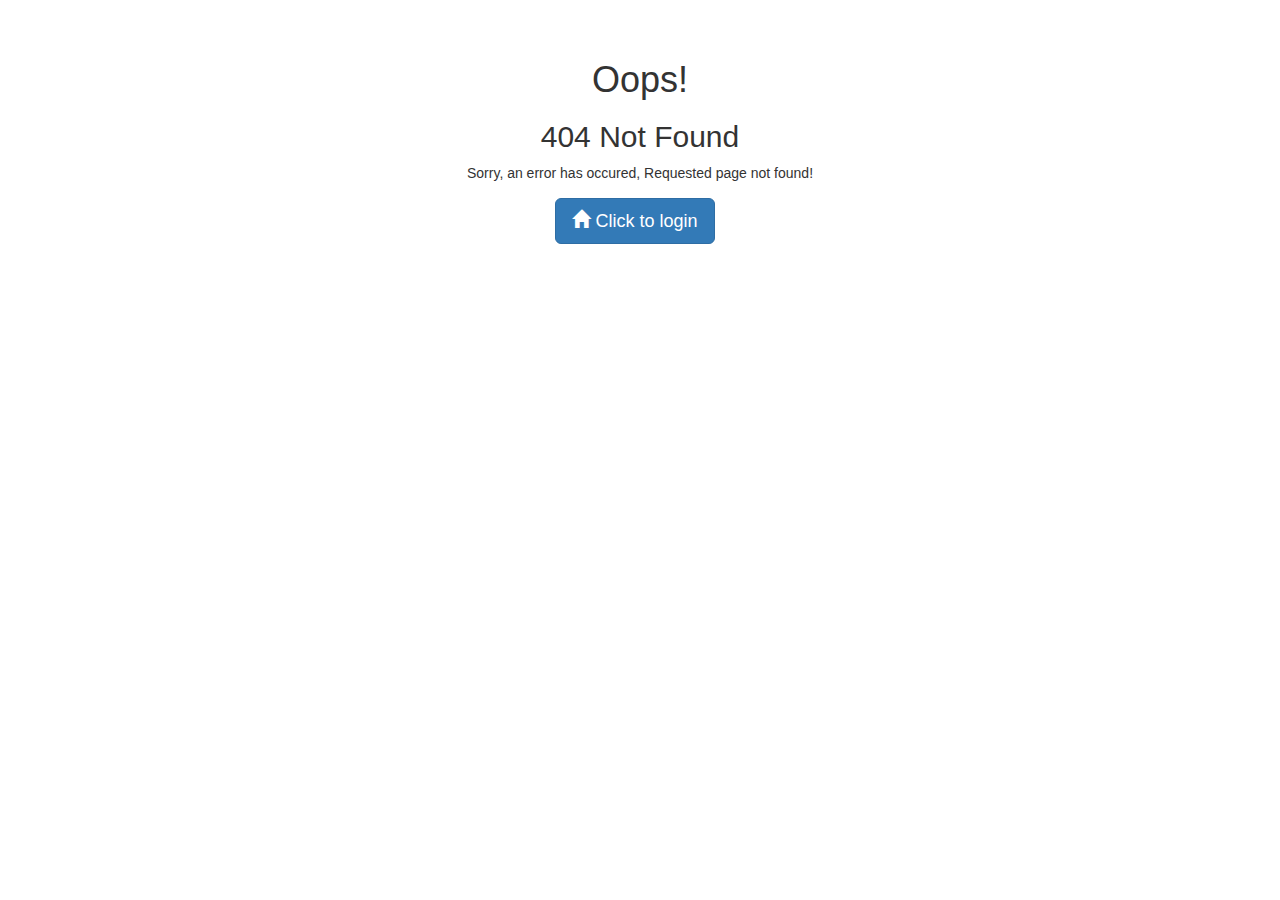
<file: Liked.html>
<!DOCTYPE html>
<html lang="en">
<head>
    <title>Movie Lover</title>

    <!-- Required meta tags -->
    <meta charset="utf-8">
    <meta name="viewport" content="width=device-width, initial-scale=1, shrink-to-fit=no">

    <!-- Bootstrap CSS -->
    <link rel="stylesheet" href="css/bootstrap.min.css">
    <link rel="stylesheet" href="https://maxcdn.bootstrapcdn.com/bootstrap/3.3.7/css/bootstrap.min.css">

    <!-- FontAwesome CSS -->
    <link rel="stylesheet" href="css/font-awesome.min.css">

    <!-- Styles -->
    <link rel="stylesheet" href="style.css">
    <script type='text/javascript' src='js/jquery.js'></script>
    <script type='text/javascript' src='js/jquery-3.3.1.min.js'></script>
    <script src="https://maxcdn.bootstrapcdn.com/bootstrap/3.3.7/js/bootstrap.min.js"></script>




</head>
<body>
<header class="site-header">
    <div class="site-branding">
        <h1 class="site-title"><a href="index.html" rel="home"><img src="images/logo.png" alt="Logo"></a></h1>
    </div><!-- .site-branding -->

    <div class="hamburger-menu">
        <div class="menu-icon">
            <img src="images/menu-icon.png" alt="menu icon">
        </div><!-- .menu-icon -->

        <div class="menu-close-icon">
            <img src="images/x.png" alt="menu close icon">
        </div><!-- .menu-close-icon -->
    </div><!-- .hamburger-menu -->
</header><!-- .site-header -->

<nav class="site-navigation flex flex-column justify-content-between">
    <div class="site-branding d-none d-lg-block ">
        <h1 class="site-title"><a href="index.html" rel="home"><img src="images/logo2.png" alt="Logo"></a></h1>
    </div><!-- .site-branding -->

    <ul class="main-menu flex flex-column justify-content-center">
        <li><a href="index.html">Popular</a></li>
        <li><a href="Recommended.html">Recommended</a></li>
        <li class="current-menu-item"><a href="Liked.html">Liked</a></li>
        <li><a href="search.html">Search</a></li>
        
        <!-- <li><a href="#">Contact</a></li> -->
        <li><a href="#" class = "logout">Log out </a></li>
    </ul>

    <p><!-- Link back to Colorlib can't be removed. Template is licensed under CC BY 3.0. -->
Copyright &copy;<script>document.write(new Date().getFullYear());</script> All rights reserved | This template is made with <i class="fa fa-heart-o" aria-hidden="true"></i> by a talent team: Sean, Jason, Robert, Anlu
<!-- Link back to Colorlib can't be removed. Template is licensed under CC BY 3.0. -->
</p>


    <div class="social-profiles">
        <ul class="flex justify-content-start justify-content-lg-center align-items-center">
            <li><a href="#"><i class="fa fa-facebook"></i></a></li>
            <li><a href="#"><i class="fa fa-instagram"></i></a></li>
            <li><a href="#"><i class="fa fa-twitter"></i></a></li>
            <li><a href="#"><i class="fa fa-pinterest"></i></a></li>
        </ul>
    </div><!-- .social-profiles -->
</nav><!-- .site-navigation -->

<div class="nav-bar-sep d-lg-none"></div>

<div class="outer-container blog-page">
    <div class="container-fluid">
        
    </div><!-- .container-fluid -->
</div><!-- .outer-container -->


<script type='text/javascript' src='js/click.js'></script>
<script type="text/javascript" src='js/getLiked.js'></script>
<script type="text/javascript" src ="js/logout.js"></script>
</body>
</html>
</file>
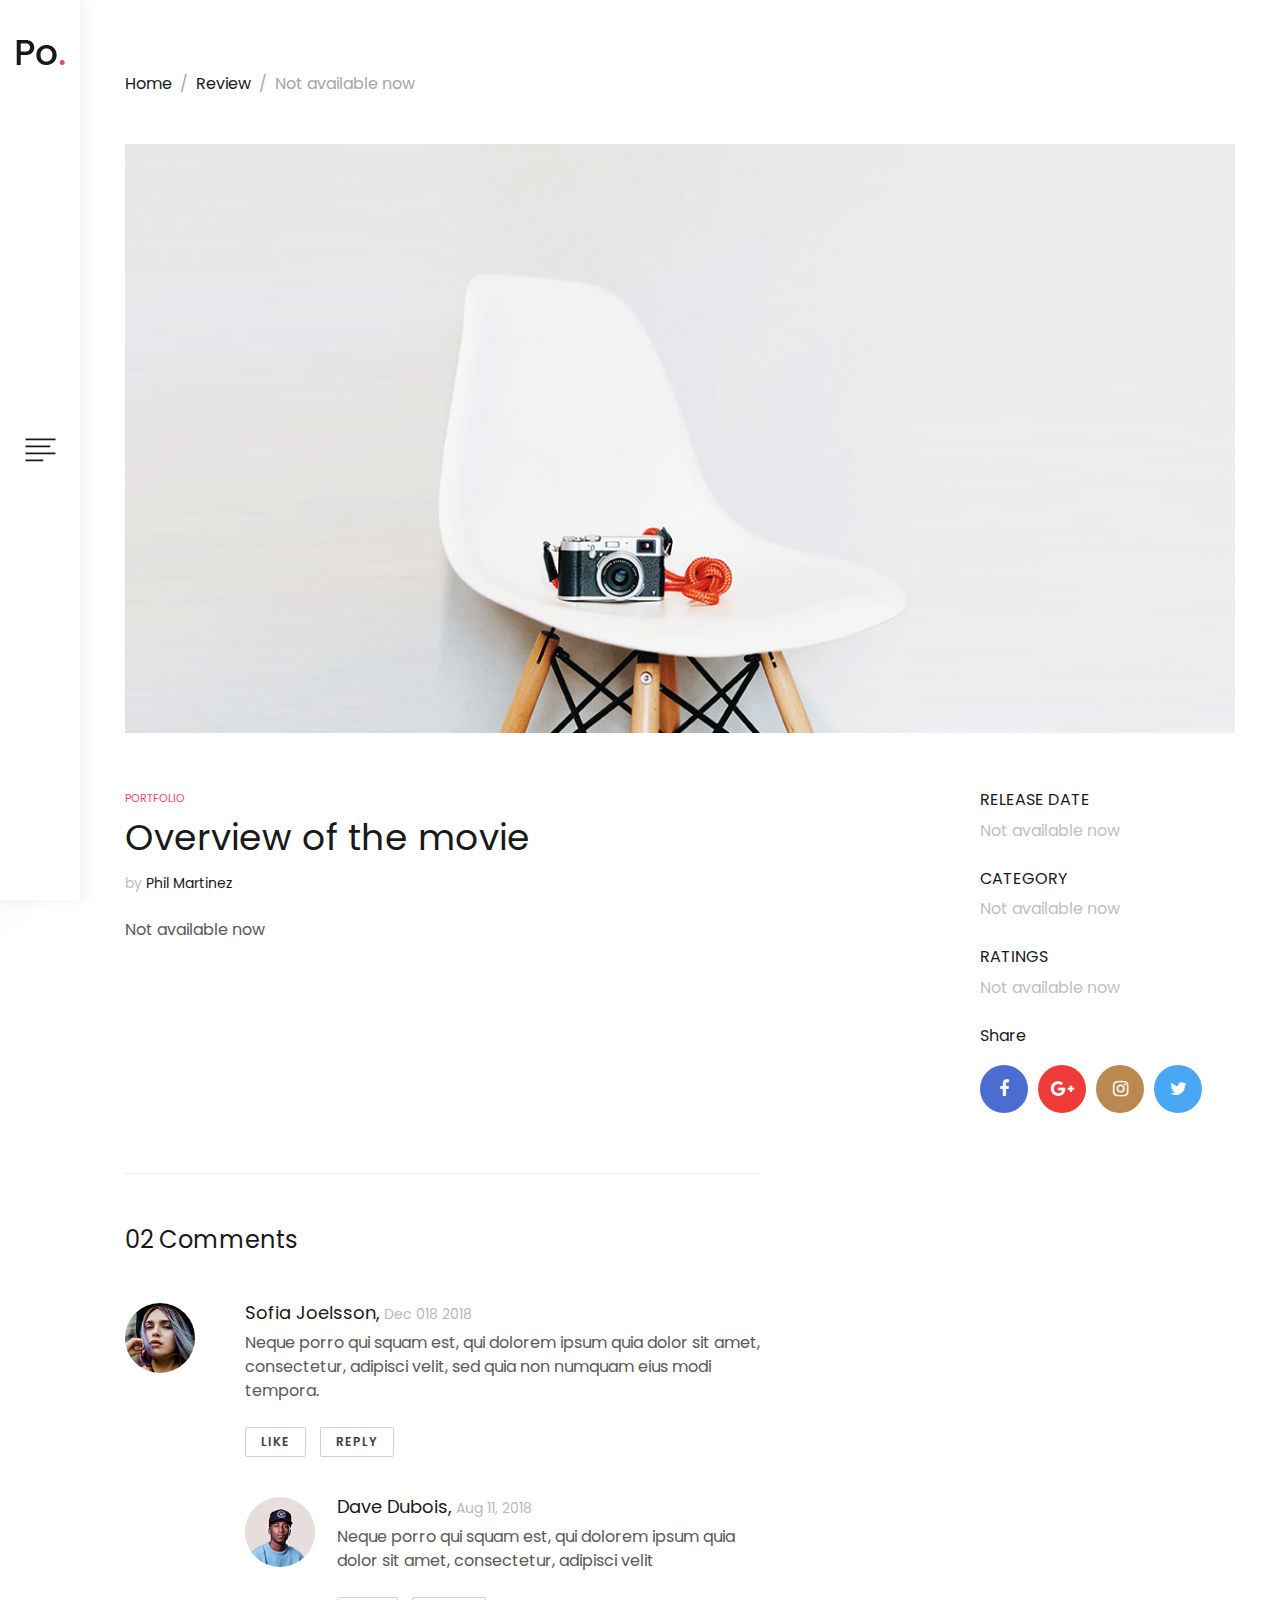
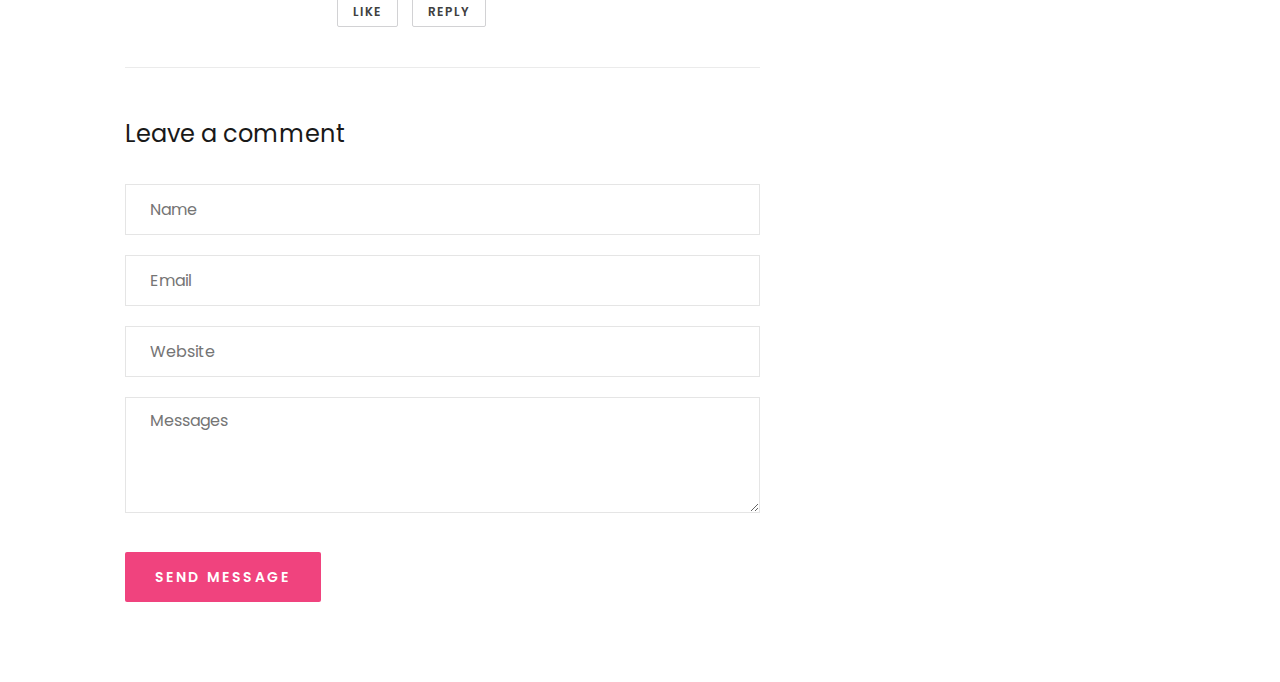
<file: review.html>
<!DOCTYPE html>
<html lang="en">
<head>
    <title>Review</title>

    <!-- Required meta tags -->
    <meta charset="utf-8">
    <meta name="viewport" content="width=device-width, initial-scale=1, shrink-to-fit=no">

    <!-- Bootstrap CSS -->
    <link rel="stylesheet" href="css/bootstrap.min.css">

    <!-- FontAwesome CSS -->
    <link rel="stylesheet" href="css/font-awesome.min.css">

    <!-- Styles -->
    <link rel="stylesheet" href="style.css">s


    <script type='text/javascript' src='js/jquery-3.3.1.min.js'></script>
    <script type="text/javascript" src = "js/review.js"></script>>
</head>
<body>
<header class="site-header">
    <div class="site-branding">
        <h1 class="site-title"><a href="index.html" rel="home"><img src="images/logo.png" alt="Logo"></a></h1>
    </div><!-- .site-branding -->

    <div class="hamburger-menu">
        <div class="menu-icon">
            <img src="images/menu-icon.png" alt="menu icon">
        </div><!-- .menu-icon -->

        <div class="menu-close-icon">
            <img src="images/x.png" alt="menu close icon">
        </div><!-- .menu-close-icon -->
    </div><!-- .hamburger-menu -->
</header><!-- .site-header -->

<nav class="site-navigation flex flex-column justify-content-between">
    <div class="site-branding d-none d-lg-block ">
        <h1 class="site-title"><a href="index.html" rel="home"><img src="images/logo2.png" alt="Logo"></a></h1>
    </div><!-- .site-branding -->

    <ul class="main-menu flex flex-column justify-content-center">
        <li class="current-menu-item"><a href="index.html">Popular</a></li>
        <li><a href="Recommended.html">Recommended</a></li>
        <li><a href="Liked.html">Liked</a></li>
        <li><a href="search.html">Search</a></li>

        <!-- <li><a href="#">Contact</a></li> -->
        <li><a href="#" class = "logout">Log out </a></li>
    </ul>

    <p><!-- Link back to Colorlib can't be removed. Template is licensed under CC BY 3.0. -->
Copyright &copy;<script>document.write(new Date().getFullYear());</script> All rights reserved | This template is made with <i class="fa fa-heart-o" aria-hidden="true"></i> by a talent team: Sean, Jason, Robert, Anlu
<!-- Link back to Colorlib can't be removed. Template is licensed under CC BY 3.0. -->
</p>


    <div class="social-profiles">
        <ul class="flex justify-content-start justify-content-lg-center align-items-center">
            <li><a href="#"><i class="fa fa-facebook"></i></a></li>
            <li><a href="#"><i class="fa fa-instagram"></i></a></li>
            <li><a href="#"><i class="fa fa-twitter"></i></a></li>
            <li><a href="#"><i class="fa fa-pinterest"></i></a></li>
        </ul>
    </div><!-- .social-profiles -->
</nav><!-- .site-navigation -->

<div class="nav-bar-sep d-lg-none"></div>

<div class="outer-container">
    <div class="single-post">
        <div class="container">
            <div class="row">
                <div class="col">
                    <ul class="breadcrumbs flex align-items-center">
                        <li><a href="index.html">Home</a></li>
                        <li><a href="#">Review</a></li>
                        <li class = "movie-title">Not available now</li>
                    </ul><!-- .breadcrumbs -->
                </div><!-- .col -->
            </div><!-- .row -->

            <div class="row">
                <div class="col-12">
                    <div class="featured-img">
                        <figure>
                            <img class ="poster" src="images/single-blog.jpg" alt="blog">
                        </figure>
                    </div><!-- .content-area -->
                </div><!-- .col -->

                <div class="col-12 col-lg-8">
                    <div class="content-area">
                        <header class="entry-header">
                            <div class="post-meta">
                                <a href="#">Portfolio</a>
                            </div><!-- .meta-post -->

                            <h1>Overview of the movie</h1>

                            <span class="byline">by <span class="author"><a href="#">Phil Martinez</a></span></span>
                        </header><!-- .entry-header -->

                        <div class="entry-content">
                            <p>Not available now </p>
                        </div><!-- .entry-content -->
                    </div><!-- .content-area -->
                </div><!-- .col-12 -->

                <aside class="col-12 col-lg-3 offset-lg-1">
                    <div class="entry-meta">
                        <div class="posted-date">
                            <label>Release Date</label>

                            <span class="date-format"><a class="rDate" href="#">Not available now</a></span>
                        </div><!-- .posted-date -->

                        <div class="post-category">
                            <label>Category</label>
                            <span><a class = "genre" href="#">Not available now</a></span>
                        </div><!-- .post-category -->

                        <div class="posted-tags">
                            <label>Ratings</label>
                            <span><a class = "ratings" href="#">Not available now</a></span>
                        </div><!-- .entry-meta -->

                        <div class="post-share">
                            <label>share</label>
                            <ul>
                                <li class="fb"><a href="#"><i class="fa fa-facebook"></i></a></li>
                                <li class="gp"><a href="#"><i class="fa fa-google-plus"></i></a></li>
                                <li class="in"><a href="#"><i class="fa fa-instagram"></i></a></li>
                                <li class="tw"><a href="#"><i class="fa fa-twitter"></i></a></li>
                            </ul>
                        </div><!-- .post-share -->
                    </div><!-- .entry-meta -->
                </aside><!-- .col-md-3 -->

                <div class="col-12 col-lg-7">
                    <div class="content-area">
                        <div class="post-comments">
                            <h3 class="comments-title"><span class="comments-number">02 Comments</span></h3>

                            <ol class="comment-list">
                                <li class="comment">
                                    <article class="comment-body">
                                        <figure class="comment-author-avatar">
                                            <img src="images/sofia-joelsson.jpg" alt="Sofia">
                                        </figure><!-- .comment-author-avatar -->

                                        <div class="comment-wrap">
                                            <div class="comment-author">
                                                <span class="fn">
                                                    <a href="#">Sofia Joelsson,</a>
                                                </span><!-- .fn -->

                                                <span class="comment-meta">
                                                    <a href="#">Dec 018 2018</a>
                                                </span><!-- .comment-meta -->
                                            </div><!-- .comment-author -->

                                            <p>Neque porro qui squam est, qui dolorem ipsum quia dolor sit amet, consectetur, adipisci velit, sed quia non numquam eius modi tempora.</p>

                                            <div class="reply">
                                                <a href="#">like</a>
                                                <a href="#">reply</a>
                                            </div><!-- .reply -->
                                        </div><!-- .comment-wrap -->

                                        <div class="clearfix"></div>
                                    </article><!-- .comment-body -->

                                    <ol class="children">
                                        <li class="comment">
                                            <article class="comment-body">
                                                <figure class="comment-author-avatar">
                                                    <img src="images/dave-dubois.jpg" alt="Dave">
                                                </figure><!-- .comment-author-avatar -->

                                                <div class="comment-wrap">
                                                    <div class="comment-author">
                                                        <span class="fn">
                                                            <a href="#">Dave Dubois,</a>
                                                        </span><!-- .fn -->

                                                        <span class="comment-meta">
                                                            <a href="#">Aug 11, 2018</a>
                                                        </span><!-- .comment-meta -->
                                                    </div><!-- .comment-author -->

                                                    <p>Neque porro qui squam est, qui dolorem ipsum quia dolor sit amet, consectetur, adipisci velit</p>

                                                    <div class="reply">
                                                        <a href="#">like</a>
                                                        <a href="#">reply</a>
                                                    </div><!-- .reply -->
                                                </div><!-- .comment-wrap -->

                                                <div class="clearfix"></div>
                                            </article><!-- .comment-body -->
                                        </li><!-- .comment -->
                                    </ol><!-- .children -->
                                </li><!-- .comment -->
                            </ol><!-- .comment-list -->
                        </div><!-- .post-comments -->

                        <div class="comments-form">
                            <div class="comment-respond">
                                <h3 class="comment-reply-title">Leave a comment</h3>

                                <form class="comment-form">
                                    <input type="text" placeholder="Name">
                                    <input type="email" placeholder="Email">
                                    <input type="url" placeholder="Website">
                                    <textarea rows="4" placeholder="Messages"></textarea>
                                    <input type="submit" value="send message">
                                </form><!-- .comment-form -->
                            </div><!-- .comment-respond -->
                        </div><!-- .comments-form -->
                    </div><!-- .content-area -->
                </div><!-- .col-12 -->
            </div><!-- .row -->
        </div><!-- .container -->
    </div><!-- .single-post -->
</div><!-- .outer-container -->
<script type='text/javascript' src='js/jquery.js'></script>
<script type='text/javascript' src='js/jquery-3.3.1.min.js'></script>
<!--<script type='text/javascript' src='js/custom.js'></script>-->
<script type='text/javascript' src='js/click.js'></script>
<script type="text/javascript" src ="js/logout.js"></script>
</body>
</html>
</file>
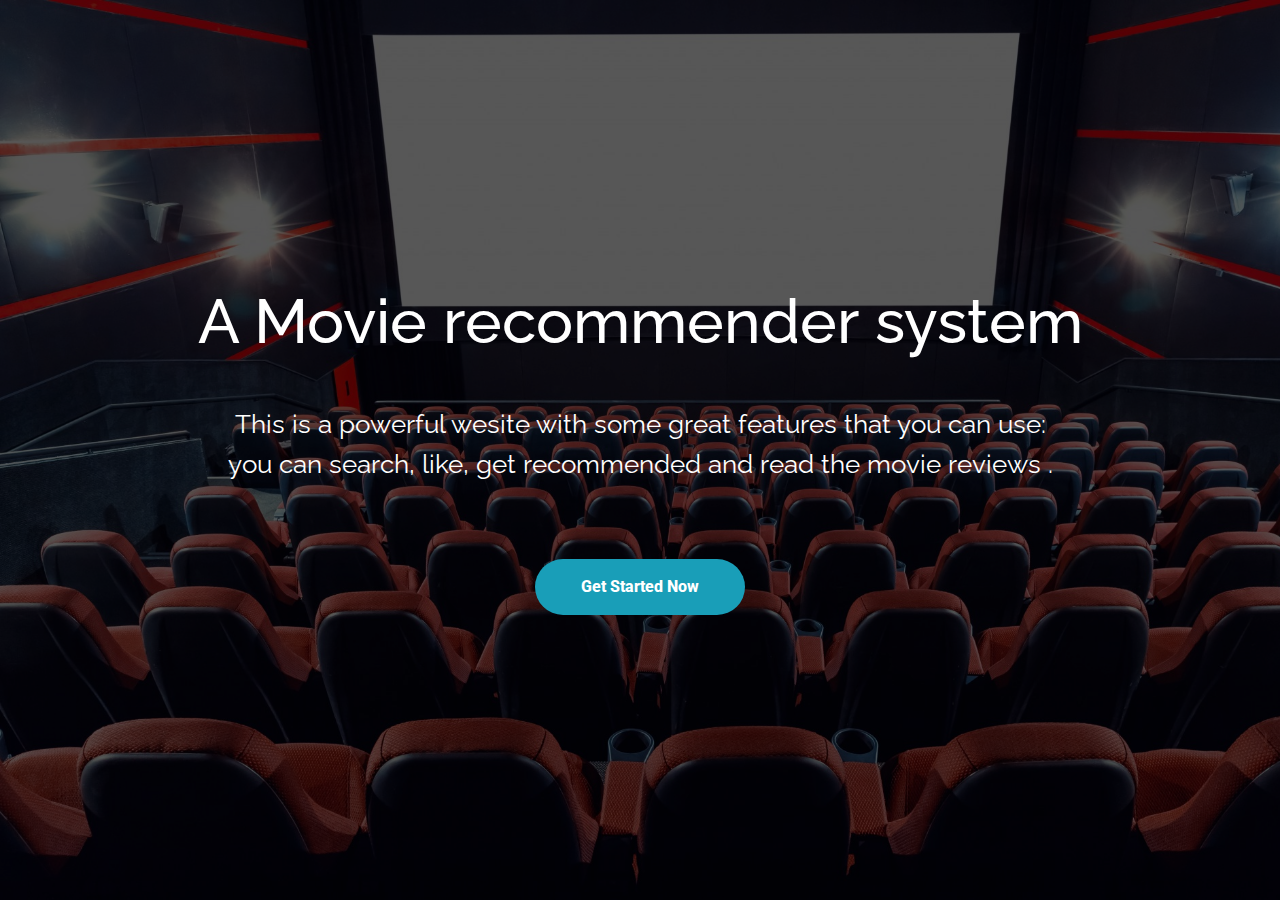
<file: inrto/intro.html>
<!DOCTYPE html>
<html lang="en">

<head>
  <meta charset="utf-8">
  <title>Bell Bootstrap 4 Theme</title>
  <meta content="width=device-width, initial-scale=1.0" name="viewport">
  <meta content="" name="keywords">
  <meta content="" name="description">

  <!-- Facebook Opengraph integration: https://developers.facebook.com/docs/sharing/opengraph -->
  <meta property="og:title" content="">
  <meta property="og:image" content="">
  <meta property="og:url" content="">
  <meta property="og:site_name" content="">
  <meta property="og:description" content="">

  <!-- Twitter Cards integration: https://dev.twitter.com/cards/  -->
  <meta name="twitter:card" content="summary">
  <meta name="twitter:site" content="">
  <meta name="twitter:title" content="">
  <meta name="twitter:description" content="">
  <meta name="twitter:image" content="">

  <!-- Favicon -->
  <link href="img/favicon.ico" rel="icon">

  <!-- Google Fonts -->
  <link href="https://fonts.googleapis.com/css?family=Raleway:400,500,700|Roboto:400,900" rel="stylesheet">

  <!-- Bootstrap CSS File -->
  <link href="lib/bootstrap/css/bootstrap.min.css" rel="stylesheet">

  <!-- Libraries CSS Files -->
  <link href="lib/font-awesome/css/font-awesome.min.css" rel="stylesheet">

  <!-- Main Stylesheet File -->
  <link href="css/style.css" rel="stylesheet">

  <!-- =======================================================
    Theme Name: Bell
    Theme URL: https://bootstrapmade.com/bell-free-bootstrap-4-template/
    Author: BootstrapMade.com
    Author URL: https://bootstrapmade.com
  ======================================================= -->
</head>

<body>
  <!-- Page Content
    ================================================== -->
  <!-- Hero -->

  <section class="hero">
    <div class="container text-center">
      <!-- <div class="row">
        <div class="col-md-12">
          <a class="hero-brand" href="index.html" title="Home"><img alt="Port Logo" src="img/logo2.png"></a>
        </div>
      </div> -->

      <div class="col-md-12">
        <h1>
            A Movie recommender system 
          </h1>
        <p class="tagline">
          This is a powerful wesite with some great features that you can use: <br>
          you can search, like, get recommended and read the movie reviews .
        </p>
        <a class="btn btn-full" href="https://chatbox.auth.us-east-1.amazoncognito.com/login?redirect_uri=https://s3.amazonaws.com/movie-recommendation/index.html&response_type=code&client_id=650eoec1rb2bl5lcl4vqcv8eq5" class="btn btn-primary btn-lg"><span class="glyphicon glyphicon-home">Get Started Now</a>
      </div>
    </div>

  </section>
  <!-- /Hero -->

  
  <!-- #header -->

  <!-- About -->

  
  <!-- /About -->
  <!-- Parallax -->

  
  <!-- /Parallax -->
  <!-- Features -->


  <!-- Required JavaScript Libraries -->
  <script src="lib/jquery/jquery.min.js"></script>
  <script src="lib/jquery/jquery-migrate.min.js"></script>
  <script src="lib/superfish/hoverIntent.js"></script>
  <script src="lib/superfish/superfish.min.js"></script>
  <script src="lib/tether/js/tether.min.js"></script>
  <script src="lib/stellar/stellar.min.js"></script>
  <script src="lib/bootstrap/js/bootstrap.bundle.min.js"></script>
  <script src="lib/counterup/counterup.min.js"></script>
  <script src="lib/waypoints/waypoints.min.js"></script>
  <script src="lib/easing/easing.js"></script>
  <script src="lib/stickyjs/sticky.js"></script>
  <script src="lib/parallax/parallax.js"></script>
  <script src="lib/lockfixed/lockfixed.min.js"></script>

  <!-- Template Specisifc Custom Javascript File -->
  <script src="js/intro.js"></script>

  <script src="contactform/contactform.js"></script>

</body>
</html>
</file>
<file: style.css>
@import url('https://fonts.googleapis.com/css?family=Poppins:300,400,500,600,700|Work+Sans:300,400,500,600,700');

body {
    color: #191919;
    font-family: 'Work Sans', sans-serif;
}

img {
    vertical-align: baseline;
}

/*--------------------------------------------------------------
# Links
--------------------------------------------------------------*/
a {
    color: royalblue;
}

a:visited {
    color: purple;
}

a:hover, a:focus, a:active {
    color: midnightblue;
}

a:focus {
    outline: thin dotted;
}

a:hover, a:active {
    outline: 0;
    list-style: none;
}

/*--------------------------------------------------------------
# Helper Utilities
--------------------------------------------------------------*/
.flex {
    display: flex;
}

/*--------------------------------------------------------------
# Outer Container
--------------------------------------------------------------*/
@media screen and (min-width: 992px) {
    .outer-container {
        padding-left: 80px;
    }
}

@media screen and (min-width: 768px) {
    .no-padding {
        padding: 0;
    }
}

/*--------------------------------------------------------------
# Header
--------------------------------------------------------------*/
/*
# Site Branding
--------------------------------*/
.site-branding {
    transition: all .5s;
}

.site-title {
    margin: 0;
    text-align: center;
}

.site-navigation .site-title a {
    display: block;
}

/*
  Hamburger Menu
----------------------------------------*/
.hamburger-menu .menu-icon,
.hamburger-menu .menu-close-icon {
    width: 44px;
    height: 44px;
    text-align: center;
    cursor: pointer;
    transition: all 0.5s;
}

.hamburger-menu.close .menu-icon {
    visibility: hidden;
    opacity: 0;
}

.menu-close-icon {
    visibility: hidden;
    opacity: 0;
}

.hamburger-menu.close .menu-close-icon {
    visibility: visible;
    opacity: 1;
}

.hamburger-menu img {
    display: block;
    margin: 0 auto;
}

/*
# Site Navigation
--------------------------------*/
.site-navigation {
    transition: all .5s;
}

/*
# Main Menu
--------------------------------*/
.main-menu {
    padding: 15px 30px;
    margin: 0;
}

.main-menu li {
    display: block;
    padding: 12px 0;
    font-size: 30px;
    font-weight: 500;
    border-bottom: 1px solid #ebebeb;
}

.main-menu li:nth-last-of-type(1) {
    border-bottom: 0;
}

.main-menu li a {
    display: block;
    color: #a6a6a6;
    text-decoration: none;
    transition: all 0.35s;
}

.main-menu li a:hover,
.main-menu li.current-menu-item a {
    color: #f0437e;
}

/*
# Social Profiles
--------------------------------*/
.social-profiles ul {
    padding: 10px 0 34px 0;
    margin: 0;
}

.social-profiles ul li {
    display: block;
    padding: 0 18px;
    font-size: 1.5rem;
}

.social-profiles ul li a {
    color: #191919;
    transition: all 0.35s;
}

.social-profiles ul li a:hover {
    color: #f0437e;
}

.nav-bar-sep {
    height: 78px;
}

@media screen and (max-width: 992px) {
    .site-header {
        position: fixed;
        top: 0;
        left: 0;
        z-index: 999;
        width: 100%;
        padding: 15px 30px;
        background: #fff;
        box-shadow: 0 12px 24px rgba(0,0,0,.09);
    }

    .site-header,
    .hamburger-menu {
        display: flex;
        justify-content: space-between;
        align-items: center;
    }

    .hamburger-menu {
        flex-flow: column;
    }

    .hamburger-menu .menu-icon, .hamburger-menu .menu-close-icon {
        position: absolute;
        top: 26px;
        right: 24px;
    }

    .main-menu li {
        position: relative;
    }

    .main-menu li::after {
        content: '';
        position: absolute;
        top: 11px;
        right: 0;
        font-family: 'FontAwesome', serif;
    }

    .main-menu li:hover::after,
    .main-menu li.current-menu-item::after {
        color: #f0437e;
    }

    .site-navigation {
        position: absolute;
        top: 78px;
        left: 0;
        z-index: 99;
        width: 100%;
        height: 500px;
        background: #fff;
        box-shadow: 0 12px 24px rgba(0,0,0,.09);
        visibility: hidden;
        opacity: 0;
        transition: all 0.35s;
    }

    .site-navigation.show {
        visibility: visible;
        opacity: 1;
    }

    .social-profiles ul {
        padding: 80px 15px 30px;
        margin: 0;
    }
}

@media screen and (min-width: 992px) {
    .site-header,
    .site-navigation {
        position: fixed;
        top: 0;
        left: 0;
        z-index: 999;
        width: 80px;
        height: 100vh;
        padding: 0 15px;
        box-shadow: 6px 0 12px rgba(0,0,0,.05);
    }

    .site-navigation {
        background: #f7f7f7;
    }

    .site-navigation.show {
        left: 80px;
    }

    .site-header {
        background: #fff;
    }

    .site-header.no-shadow {
        box-shadow: none;
    }

    .site-header .site-branding.hide {
        visibility: hidden;
        opacity: 0;
    }

    .site-title {
        padding: 28px 0 10px 0;
    }

    .hamburger-menu .menu-icon,
    .hamburger-menu .menu-close-icon {
        position: absolute;
        top: calc(50vh - 22px);
        left: 15px;
        width: calc(100% - 30px);
        padding: 10px 0;
    }

    .site-navigation {
        left: -250px;
        z-index: 99;
        width: 250px;
        padding: 0;
        box-shadow: 16px 0 42px rgba(0,0,0,.09);
    }

    .main-menu {
        height: calc(100vh - 160px);
        padding: 0;
    }

    .main-menu li {
        border-bottom: 0;
        text-align: center;
    }

    .social-profiles ul li {
        font-size: 1.125rem;
    }
}

/*--------------------------------------------------------------
# Scroll Down
--------------------------------------------------------------*/
.scroll-down {
    position: absolute;
    bottom: 0;
    left: 50%;
    z-index: 99;
    width: 120px;
    height: 100px;
    margin-left: -20px;
    cursor: pointer;
}

.arrow-down {
    width: 32px;
    height: 32px;
    margin: 0 auto;
    border-radius: 50%;
    background: #fff;
}

.scroll-text {
    margin-top: 5px;
    margin-bottom: 15px;
    font-size: 14px;
    font-weight: 600;
}

/*--------------------------------------------------------------
# Portfolio
--------------------------------------------------------------*/
.portfolio-page .scroll-down {
    margin-left: -60px;
}

.portfolio-content {
    position: relative;
    margin-bottom: 30px;
}

.home-page {
    padding-top: 15px;
}

.home-page .portfolio-content {
    margin-bottom: 15px;
}

.portfolio-content figure {
    margin: 0;
}

.portfolio-content figure img {
    display: block;
    width: 100%;
    height: auto;
    min-height: 100%;
}

.portfolio-content .entry-content {
    position: absolute;
    top: 0;
    left: 0;
    width: 100%;
    height: 100%;
    background: rgba(255,255,255,.9);
    font-family: 'Poppins', sans-serif;
    text-align: center;
    visibility: hidden;
    opacity: 0;
    transition: all 0.35s;
}

.portfolio-content:hover .entry-content {
    visibility: visible;
    opacity: 1;
}

.portfolio-content h3 {
    margin-bottom: 0;
    font-family: 'Poppins', sans-serif;
    font-size: 1.5rem;
    font-weight: 500;
}

.home-page .portfolio-content h3 {
    font-size: 2.25rem;
}

.portfolio-content h3 a {
    color: #191919;
    text-decoration: none;
}

.portfolio-content ul {
    padding: 0;
    margin: 10px 0 0;
    list-style: none;
}

.portfolio-content li {
    margin: 0 3px;
}

.portfolio-content li a {
    font-size: 0.875rem;
    color: #a6a6a6;
}

@media screen and (min-width: 768px) {
    .home-page {
        padding: 0;
    }

    .home-page .portfolio-content {
        margin-bottom: 0;
    }
}

/*--------------------------------------------------------------
# Breadcrumbs
--------------------------------------------------------------*/
.breadcrumbs {
    padding: 48px 0;
    margin: 0;
    color: #a6a6a6;
    list-style: none;
    font-family: 'Poppins', sans-serif;
}

.breadcrumbs li {
    position: relative;
    color: #a6a6a6;
    padding: 0 12px;
}

.breadcrumbs li:nth-of-type(1) {
    padding-left: 0;
}

.breadcrumbs li::after {
    content: '/';
    position: absolute;
    top: 0;
    right: -6px;
    width: 10px;
}


.breadcrumbs li:nth-last-of-type(1)::after {
    display: none;
}

.breadcrumbs li a {
    color: #191919;
    text-decoration: none;
}

/*--------------------------------------------------------------
# Single Portfolio
--------------------------------------------------------------*/
.single-portfolio {
    padding-top: 15px;
    padding-bottom: 70px;
}

.single-portfolio figure img {
    max-width: 100%;
}

.single-portfolio .content-area h1 {
    margin-top: 20px;
    font-size: 2.25rem;
    font-family: 'Poppins', sans-serif;
}

.single-portfolio .content-area .entry-content {
    margin-top: 20px;
    font-family: 'Poppins', sans-serif;
    line-height: 1.6;
    color: #595959;
}

/*
# Post Share
--------------------------------*/
.single-portfolio .post-share {
    margin-top: 32px;
}

.single-portfolio .post-share label {
    margin-right: 32px;
    text-transform: capitalize;
    font-family: 'Poppins', sans-serif;
}

.single-portfolio .post-share ul {
    padding: 0;
    margin: 0;
    list-style: none;
}

.single-portfolio .post-share ul li {
    width: 48px;
    height: 48px;
    margin-right: 10px;
    margin-bottom: 10px;
    border-radius: 50%;
    font-size: 18px;
    line-height: 1;
    color: #fff;
}

.single-portfolio .post-share ul li a {
    display: flex;
    justify-content: center;
    align-items: center;
    width: 100%;
    height: 100%;
    color: #fff;
    text-decoration: none;
}

.single-portfolio .post-share ul li.fb {
    background: #4b6cd0;
}

.single-portfolio .post-share ul li.gp {
    background: #f03b3b;
}

.single-portfolio .post-share ul li.in {
    background: #bb8950;
}

.single-portfolio .post-share ul li.tw {
    background: #49a7f3;
}

/*
# Post Sidebar
--------------------------------*/
.single-portfolio .entry-meta {
    margin-top: 24px;
    font-family: 'Poppins', sans-serif;
}

.single-portfolio .entry-meta label {
    display: block;
    line-height: 1.3;
    text-transform: uppercase;
}

.single-portfolio .date-format,
.single-portfolio .post-category,
.single-portfolio .posted-tags {
    display: block;
    margin-bottom: 26px;
}

.single-portfolio .posted-tags span,
.single-portfolio .entry-meta a {
    color: #bfbfbf;
}

/*
# Post Nav
--------------------------------*/
.post-nav {
    margin: 36px 0 0;
}

.post-nav ul {
    padding: 0;
    margin: 0;
    list-style: none;
}

@media screen and (min-width: 576px) {
    .single-portfolio {
        padding-top: 45px;
    }
}

@media screen and (min-width: 992px) {
    .single-portfolio {
        padding-top: 90px;
    }
}

@media screen and (min-width: 1200px) {
    .single-portfolio {
        padding-top: 115px;
    }
}

/*--------------------------------------------------------------
# Blog
--------------------------------------------------------------*/
.blog-page {
    padding-top: 15px;
    font-family: 'Poppins', sans-serif;
}

.blog-page .blog-content figure,
.blog-page .blog-content .entry-content {
    width: 50%;
}

.blog-page .blog-content figure {
    margin: 0;
    overflow: hidden;
}

.blog-page .blog-content figure img {
    display: block;
    width: 100%;
    height: auto;
}

.blog-page .blog-content .entry-content {
    padding: 25px;
}

.blog-page .blog-content {
    transition: all .35s;
}

.blog-page .blog-content:hover {
    background: #f0437e;
}

.blog-page .blog-content header {
    width: 100%;
}

.blog-page .blog-content .entry-content h3 {
    position: relative;
}

.blog-page .blog-content .entry-content h3::before {
    content: '';
    position: absolute;
    top: 7px;
    left: -35px ;
    z-index: 99;
    width: 20px;
    height: 20px;
    transform: rotate(45deg);
    background: #fff;
}

.blog-page .blog-content .entry-content h3 a {
    color: #191919;
    font-size: 1.125rem;
    font-weight: 500;
}

.blog-page .blog-content .posted-by {
    margin-top: 10px;
    color: #595959;
    font-size: 0.875rem;
}

.blog-page .blog-content .posted-on {
    position: relative;
    margin-right: 20px;
    color: #bfbfbf;
    font-size: 0.875rem;
}

.blog-page .blog-content .posted-on::after {
    content: '/';
    position: absolute;
    top: 0;
    right: -14px;
}

.blog-page .blog-content footer ul {
    padding: 0;
    margin: 0;
    list-style: none;
}

.blog-page .blog-content footer li {
    padding: 0 3px;
    font-size: 0.875rem;
}

.blog-page .blog-content footer li a {
    color: #f0437e;
}

.blog-page .blog-content:hover .entry-content h3 a,
.blog-page .blog-content:hover .posted-by,
.blog-page .blog-content:hover .posted-on,
.blog-page .blog-content:hover footer li a {
    color: #fff;
}

@media screen and (max-width: 1200px) {
    .blog-page .col-12:nth-of-type(even) .blog-content {
        flex-flow: row-reverse !important;
    }

    .blog-page .col-12:nth-of-type(even) .blog-content .entry-content h3::before {
        right: -50px;
        left: auto;
    }
}

@media screen and (max-width: 768px) {
    .blog-page .col-12:nth-of-type(even) .blog-content .entry-content h3::before {
        right: -35px;
    }

    .blog-page .blog-content .entry-content h3 {
        line-height: 1;
    }
}

@media screen and (min-width: 576px) {
    .blog-page .blog-content .entry-content h3 a {
        font-size: 1.5rem;
    }
}

@media screen and (min-width: 768px) {
    .blog-page {
        padding-top: 0;
    }

    .blog-page .blog-content .entry-content {
        padding: 35px 40px;
    }

    .blog-page .blog-content .entry-content h3::before {
        left: -50px ;
    }
}

@media screen and (min-width: 1200px) {
    .blog-page .blog-content.flex-row-reverse .entry-content h3::before {
        right: -50px;
        left: auto;
    }
}

/*--------------------------------------------------------------
# Single Blog Page
--------------------------------------------------------------*/
.single-post,
.single-page {
    padding-bottom: 70px;
    font-family: 'Poppins', sans-serif;
}

/*
# Featured Image
--------------------------------*/
.single-post .featured-img figure,
.single-page .featured-img figure {
    margin: 0;
}

.single-post .featured-img figure img,
.single-page .featured-img figure img {
    width: 100%;
}

/*
# Content Area
--------------------------------*/
.single-post .content-area,
.single-page .content-area {
    margin-top: 50px;
}

.single-post .entry-header .post-meta,
.single-page .entry-header .post-meta {
    text-transform: uppercase;
    font-size: 0.6875rem;
}

.single-post .entry-header .post-meta a,
.single-page .entry-header .post-meta a {
    display: inline-block;
    margin-right: 6px;
    color: #f0437e;
}

.single-post .content-area h1,
.single-page .content-area h1 {
    margin-top: 10px;
    font-size: 2.25rem;
    font-weight: 400;
}

.single-post .entry-header .byline,
.single-page .entry-header .byline {
    display: block;
    margin-top: 14px;
    margin-bottom: 24px;
    font-size: 0.875rem;
    color: #bfbfbf;
}

.single-post .entry-header .byline .author a,
.single-page .entry-header .byline .author a {
    color: #191919;
}

.single-post .content-area .entry-content p,
.single-page .content-area .entry-content p {
    margin-bottom: 0.75rem;
    color: #595959;
}

/*
# Comments
--------------------------------*/
.post-comments {
    margin-top: 40px;
    padding-top: 52px;
    padding-bottom: 40px;
    border-top: 1px solid #ebebeb;
    border-bottom: 1px solid #ebebeb;
}

.comments-title,
.comment-reply-title {
    margin-bottom: 0;
    font-size: 1.5rem;
    font-weight: 400;
}

.post-comments .comment-list {
    padding: 0;
    margin: 0;
    list-style: none
}

.post-comments .comment-author-avatar {
    float: left;
    width: 70px;
    height: 70px;
    margin-top: 48px;
    margin-right: 22px;
    margin-bottom: 0;
    border-radius: 50%;
    overflow: hidden;
}

.post-comments .comment-author-avatar img {
    width: 100%;
    height: auto;
}

.post-comments .comment-wrap {
    float: right;
    width: calc(100% - 92px);
    margin-top: 44px;
}

.post-comments .comment-author .fn a {
    font-size: 1.125rem;
    color: #191919;
}

.post-comments .comment-author .comment-meta a {
    font-size: 0.875rem;
    color: #b7b7b7;
}

.post-comments p {
    margin-top: 5px;
    color: #595959;
}

.post-comments .reply {
    margin-top: 24px;
}

.post-comments .reply a {
    display: inline-block;
    padding: 8px 15px;
    margin-right: 10px;
    border: 1px solid #d2d2d4;
    border-radius: 2px;
    font-size: 0.75rem;
    font-weight: 600;
    line-height: 1;
    color: #404040;
    text-transform: uppercase;
    text-decoration: none;
    letter-spacing: 1px;
    transition: all 0.35s;
}

.post-comments .reply a:hover {
    border-color: transparent;
    color: #fff;
    background: #f0437e;
}

.comment-list ol.children {
    padding: 0;
    margin-left: 92px;
    list-style: none;
}

.post-comments ol.children .comment-author-avatar {
    margin-top: 40px;
    margin-right: 22px;
}

.post-comments ol.children .comment-wrap {
    margin-top: 36px;
    width: calc(100% - 92px);
}

/*
# Comment Form
--------------------------------*/
.comments-form {
    margin-top: 52px;
}

.comment-reply-title {
    margin-bottom: 16px;
}

.comment-form input[type="text"],
.comment-form input[type="email"],
.comment-form input[type="url"],
.comment-form textarea {
    width: 100%;
    padding: 12px 24px;
    margin-top: 20px;
    border: 1px solid #e5e5e5;
    line-height: 1;
    color: #a6a6a6;
    outline: none;
}

.comment-form textarea {
    line-height: 1.4;
}

.comment-form input[type="text"]:focus,
.comment-form input[type="email"]:focus,
.comment-form input[type="url"]:focus,
.comment-form textarea:focus {
    border-color: #232d37;
}

.comment-form input[type="submit"] {
    padding: 18px 30px;
    margin-top: 32px;
    margin-bottom: 10px;
    border: 0;
    border-radius: 2px;
    font-size: 0.875rem;
    font-weight: 600;
    line-height: 1;
    color: #fff;
    text-transform: uppercase;
    text-decoration: none;
    letter-spacing: 0.15rem;
    outline: none;
    cursor: pointer;
    background: #f0437e;
}

/*
# Post Sidebar
--------------------------------*/
.single-post .entry-meta {
    margin-top: 50px;
}

.single-post .entry-meta label {
    display: block;
    line-height: 1.3;
    text-transform: uppercase;
}

.single-post .date-format,
.single-post .post-category,
.single-post .posted-tags {
    display: block;
    margin-bottom: 26px;
}

.single-post .posted-tags span,
.single-post .entry-meta a {
    color: #bfbfbf;
}

.single-post .post-share label {
    text-transform: capitalize;
}

.single-post .post-share ul {
    display: flex;
    flex-wrap: wrap;
    padding: 0;
    margin: 18px 0 0;
    list-style: none;
}

.single-post .post-share ul li {
    width: 48px;
    height: 48px;
    margin-right: 10px;
    margin-bottom: 10px;
    border-radius: 50%;
    font-size: 18px;
    line-height: 1;
    color: #fff;
}

.single-post .post-share ul li a {
    display: flex;
    justify-content: center;
    align-items: center;
    width: 100%;
    height: 100%;
    color: #fff;
    text-decoration: none;
}

.single-post .post-share ul li.fb {
    background: #4b6cd0;
}

.single-post .post-share ul li.gp {
    background: #f03b3b;
}

.single-post .post-share ul li.in {
    background: #bb8950;
}

.single-post .post-share ul li.tw {
    background: #49a7f3;
}

@media screen and (min-width: 768px) {
    .post-comments .comment-author-avatar {
        margin-right: 50px;
    }

    .post-comments .comment-wrap {
        width: calc(100% - 120px);
    }

    .comment-list ol.children {
        margin-left: 120px;
    }
}

/*--------------------------------------------------------------
# Single Page
--------------------------------------------------------------*/
.single-page .content-area .entry-content {
    border-bottom: 0;
    padding-bottom: 12px;
}

.single-page .entry-header .byline .date-format a {
    color: #bfbfbf;
}






















/*
search page
*/


.search-form .form-group {
  float: right !important;
  transition: all 0.35s, border-radius 0s;
  width: 32px;
  height: 32px;
  background-color: #fff;
  box-shadow: 0 1px 1px rgba(0, 0, 0, 0.075) inset;
  border-radius: 25px;
  border: 1px solid #ccc;
}
.search-form .form-group input.form-control {
  padding-right: 20px;
  border: 0 none;
  background: transparent;
  box-shadow: none;
  display:block;
}
.search-form .form-group input.form-control::-webkit-input-placeholder {
  display: none;
}
.search-form .form-group input.form-control:-moz-placeholder {
  /* Firefox 18- */
  display: none;
}
.search-form .form-group input.form-control::-moz-placeholder {
  /* Firefox 19+ */
  display: none;
}
.search-form .form-group input.form-control:-ms-input-placeholder {
  display: none;
}
.search-form .form-group:hover,
.search-form .form-group.hover {
  width: 100%;
  border-radius: 4px 25px 25px 4px;
}
.search-form .form-group span.form-control-feedback {
  position: absolute;
  top: -1px;
  right: -2px;
  z-index: 2;
  display: block;
  width: 34px;
  height: 34px;
  line-height: 34px;
  text-align: center;
  color: #3596e0;
  left: initial;
  font-size: 14px;
}

.loader {
    border: 16px solid #f3f3f3; /* Light grey */
    border-top: 16px solid #3498db; /* Blue */
    border-radius: 50%;
    margin: auto;
    width: 120px;
    height: 120px;
    animation: spin 2s linear infinite;
}

@keyframes spin {
    0% { transform: rotate(0deg); }
    100% { transform: rotate(360deg); }
}
</file>
<file: inrto/css/style.css>
/*
    Theme Name: Bell
    Theme URL: https://bootstrapmade.com/bell-free-bootstrap-4-template/
    Author: BootstrapMade.com
    Author URL: https://bootstrapmade.com
*/
h1, h2, h3, h4, h5, h6 {
  font-family: "Raleway", Helvetica, Arial, sans-serif;
}

p {
  line-height: 1.55;
  color: #333;
  font-size: 400;
  font-family: "Raleway", Helvetica, Arial, sans-serif;
}

h1 {
  font-size: 62px;
}

h2 {
  font-size: 30px;
  margin-bottom: 65px;
}

h3 {
  font-size: 24px;
}

h4 {
  font-size: 18px;
}

/* ==================================================
  General
  ================================================== */
a {
  -webkit-transition: 0.5s;
  -o-transition: 0.5s;
  transition: 0.5s;
}

/* ==================================================
  Elements
  ================================================== */
.btn {
  background-color: #199EB8;
  font-family: "Roboto", Helvetica, Arial, sans-serif;
  font-weight: 800;
  color: #fff;
  padding: 15px 45px;
  border-radius: 50px;
}

.btn:hover {
  background-color: #E04F00;
  color: #fff;
}

.btn:focus {
  color: #fff;
}

.btn-ghost {
  border: 3px solid #fff;
  background-color: transparent;
}

.btn-ghost:hover {
  background-color: #fff;
  color: #199EB8;
}

section {
  padding: 85px 0;
}

.card {
  position: relative;
  padding: 0;
  border: 0;
  border-radius: 0;
  margin: 0;
  overflow: hidden;
}

a:hover {
  text-decoration: none !important;
}

.scrolltop {
  display: none;
  position: fixed;
  bottom: 15px;
  right: 15px;
  width: 42px;
  height: 42px;
  border-radius: 50%;
  background: #199EB8;
  color: #fff;
  text-align: center;
  font-size: 24px;
}

.scrolltop:hover, .scrolltop:active, .scrolltop:focus {
  color: #fff !important;
  opacity: .75;
}

/* ==================================================
  Hero Styling
================================================== */
.hero {
  display: table;
  position: relative;
  background-image: url(../img/cover.jpg);
  background-size: cover;
  padding: 150px 0;
  color: #fff;
  width: 100%;
  height: 100vh;
}

.hero:after {
  content: '';
  z-index: 0;
  position: absolute;
  background: rgba(0, 0, 0, 0.65);
  width: 100%;
  height: 100%;
  left: 0;
  top: 0;
}

.hero .container {
  position: relative;
  z-index: 1;
  text-align: center;
  display: table-cell;
  vertical-align: middle;
  width: 100%;
}

.hero-brand {
  margin-bottom: 75px;
  display: inline-block;
}

.hero-brand:hover {
  opacity: .75;
}

.tagline {
  font-family: "Raleway", Helvetica, Arial, sans-serif;
  font-size: 26px;
  margin: 45px 0 75px 0;
  color: #fff;
}

/* ==================================================
  Header Styling
================================================== */
#header {
  background: #199EB8;
  height: 70px;
}

#header #logo {
  margin: 14px 25px 0 0;
}

#header #logo h1 {
  font-size: 36px;
  margin: 0;
  padding: 2px 0;
  line-height: 1;
  font-family: "Raleway", Helvetica, Arial, sans-serif;
  font-weight: 700;
  letter-spacing: 3px;
  text-transform: uppercase;
}

#header #logo h1 a, #header #logo h1 a:hover {
  color: #fff;
}

#header #logo img {
  padding: 0;
  margin: 0;
  max-height: 40px;
}

@media (max-width: 768px) {
  #header {
    height: 50px;
  }
  #header #logo {
    margin: 10px 0 0 0;
  }
  #header #logo h1 {
    padding: 2px 0;
    font-size: 26px;
  }
  #header #logo img {
    max-height: 30px;
  }
}

#header .social-nav {
  margin-top: 15px;
}

#header .social-nav a {
  font-size: 24px;
  margin-left: 15px;
  color: #fff;
}

#header .social-nav a:hover {
  color: rgba(255, 255, 255, 0.75);
}

/*--------------------------------------------------------------
# Navigation Menu
--------------------------------------------------------------*/
/* Nav Menu Essentials */
.nav-menu, .nav-menu * {
  margin: 0;
  padding: 0;
  list-style: none;
}

.nav-menu ul {
  position: absolute;
  display: none;
  top: 100%;
  left: 0;
  z-index: 99;
}

.nav-menu li {
  position: relative;
  white-space: nowrap;
}

.nav-menu > li {
  float: left;
}

.nav-menu li:hover > ul,
.nav-menu li.sfHover > ul {
  display: block;
}

.nav-menu ul ul {
  top: 0;
  left: 100%;
}

.nav-menu ul li {
  min-width: 180px;
}

/* Nav Menu Arrows */
.sf-arrows .sf-with-ul {
  padding-right: 30px;
}

.sf-arrows .sf-with-ul:after {
  content: "\f107";
  position: absolute;
  right: 15px;
  font-family: FontAwesome;
  font-style: normal;
  font-weight: normal;
}

.sf-arrows ul .sf-with-ul:after {
  content: "\f105";
}

/* Nav Meu Container */
#nav-menu-container {
  margin: 0;
}

@media (max-width: 768px) {
  #nav-menu-container {
    display: none;
  }
}

/* Nav Meu Styling */
.nav-menu a {
  padding: 22px 15px 18px 15px;
  text-decoration: none;
  display: inline-block;
  color: #fff;
  font-family: "Roboto", Helvetica, Arial, sans-serif;
  font-weight: 300;
  font-size: 15px;
  outline: none;
}

.nav-menu a:hover, .nav-menu li:hover > a, .nav-menu .menu-active > a {
  color: rgba(255, 255, 255, 0.75);
}

.nav-menu ul {
  margin: 4px 0 0 15px;
  -webkit-box-shadow: 0px 0px 1px 1px rgba(0, 0, 0, 0.08);
  box-shadow: 0px 0px 1px 1px rgba(0, 0, 0, 0.08);
}

.nav-menu ul li {
  background: #fff;
  border-top: 1px solid #f4f4f4;
}

.nav-menu ul li:first-child {
  border-top: 0;
}

.nav-menu ul li:hover {
  background: #199EB8;
  -webkit-transition: 0.3s;
  -o-transition: 0.3s;
  transition: 0.3s;
}

.nav-menu ul li a {
  color: #333;
  -webkit-transition: none;
  -o-transition: none;
  transition: none;
  padding: 10px 15px;
}

.nav-menu ul li a:hover {
  color: #fff;
}

.nav-menu ul ul {
  margin: 0;
}

/* Mobile Nav Toggle */
#mobile-nav-toggle {
  position: fixed;
  right: 0;
  top: 0;
  z-index: 999;
  margin: 8px 10px 0 0;
  border: 0;
  background: none;
  font-size: 24px;
  display: none;
  -webkit-transition: all 0.4s;
  -o-transition: all 0.4s;
  transition: all 0.4s;
  outline: none;
  cursor: pointer;
}

#mobile-nav-toggle i {
  color: #fff;
}

@media (max-width: 768px) {
  #mobile-nav-toggle {
    display: inline;
  }
}

/* Mobile Nav Styling */
#mobile-nav {
  position: fixed;
  top: 0;
  padding-top: 18px;
  bottom: 0;
  z-index: 998;
  background: rgba(0, 0, 0, 0.9);
  left: -260px;
  width: 260px;
  overflow-y: auto;
  -webkit-transition: 0.4s;
  -o-transition: 0.4s;
  transition: 0.4s;
}

#mobile-nav ul {
  padding: 0;
  margin: 0;
  list-style: none;
}

#mobile-nav ul li {
  position: relative;
}

#mobile-nav ul li a {
  color: #fff;
  font-size: 16px;
  overflow: hidden;
  padding: 10px 22px 10px 15px;
  position: relative;
  text-decoration: none;
  width: 100%;
  display: block;
  outline: none;
}

#mobile-nav ul li a:hover {
  color: #fff;
}

#mobile-nav ul li li {
  padding-left: 30px;
}

#mobile-nav ul .menu-has-children i {
  position: absolute;
  right: 0;
  z-index: 99;
  padding: 15px;
  cursor: pointer;
  color: #fff;
}

#mobile-nav ul .menu-has-children i.fa-chevron-up {
  color: #199EB8;
}

#mobile-nav ul .menu-item-active {
  color: #199EB8;
}

#mobile-body-overly {
  width: 100%;
  height: 100%;
  z-index: 997;
  top: 0;
  left: 0;
  position: fixed;
  background: rgba(0, 0, 0, 0.6);
  display: none;
}

/* Mobile Nav body classes */
body.mobile-nav-active {
  overflow: hidden;
}

body.mobile-nav-active #mobile-nav {
  left: 0;
}

body.mobile-nav-active #mobile-nav-toggle {
  color: #fff;
}

/* ==================================================
  Stats Styling
================================================== */
.stats-row {
  margin-top: 65px;
}

.stats-col .circle {
  display: inline-block;
  width: 160px;
  height: 160px;
  font-family: "Raleway", Helvetica, Arial, sans-serif;
  font-weight: 500;
  color: #666;
  border: 6px solid #199EB8;
  border-radius: 50%;
  padding: 55px 25px 0 25px;
  position: relative;
}

.stats-col .circle .stats-no {
  color: #fff;
  width: 70px;
  height: 70px;
  line-height: 70px;
  top: -25px;
  right: -15px;
  font-family: "Raleway", Helvetica, Arial, sans-serif;
  font-size: 18px;
  background-color: #E04F00;
  position: absolute;
  border-radius: 50%;
  font-weight: 700;
}

/* ==================================================
  Parallax Styling
  ================================================== */
.block {
  color: #fff;
  height: 490px;
  overflow: hidden;
  padding-top: 85px;
}

.block h2 {
  text-transform: uppercase;
  margin-bottom: 15px;
}

.block p {
  color: #fff;
  margin-bottom: 45px;
}

/* ==================================================
  Features Styling
  ================================================== */
.features {
  padding-bottom: 45px;
}

.features h2 {
  color: #199EB8;
}

.feature-col {
  display: table;
  padding-bottom: 45px;
}

.feature-col > div > div {
  display: table-cell;
  vertical-align: middle;
}

.feature-col > div > div:last-child {
  padding-left: 20px;
}

.feature-col .feature-icon {
  width: 70px;
  height: 70px;
  margin-bottom: 15px;
  background: #199EB8;
  color: #fff;
  font-size: 24px;
  text-align: center;
  line-height: 70px;
  border-radius: 50%;
  display: inline-block;
}

.feature-col h3 {
  color: #199EB8;
}

.feature-col p {
  font-family: "Roboto", Helvetica, Arial, sans-serif;
  font-size: 14px;
  color: #999;
}

/* ==================================================
  Call-to-action Styling
  ================================================== */
.cta {
  background-color: #199EB8;
  padding: 25px 0;
}

.cta h2 {
  margin-bottom: 5px;
}

.cta h2,
.cta p {
  color: #fff;
}

.cta p {
  margin-bottom: 0;
  opacity: .75;
}

.cta .btn-ghost {
  position: relative;
  top: 13px;
}

/* ==================================================
  Portfolio Styling
  ================================================== */
.portfolio {
  background-color: #edf6ff;
  padding-bottom: 0;
}

.portfolio h2 {
  color: #199EB8;
  margin-bottom: 25px;
}

.portfolio-grid {
  margin-top: 65px;
}

.portfolio-grid .row {
  margin: 0;
}

.portfolio-grid .row > div {
  padding: 0;
}

.portfolio-grid .row > div .card img {
  width: 100%;
}

.portfolio-grid .row > div .card .portfolio-over {
  position: absolute;
  display: table-cell;
  vertical-align: middle;
  width: 100%;
  height: 100%;
  background: rgba(0, 0, 0, 0.8);
  top: 0;
  left: 0;
  text-align: center;
  opacity: 0;
  visibility: hidden;
  -webkit-transition: all 0.3s ease;
  -moz-transition: all 0.3s ease;
  -o-transition: all 0.3s ease;
  transition: all 0.3s ease;
}

.portfolio-grid .row > div .card .portfolio-over > div {
  position: relative;
  top: 50%;
  -webkit-transform: translateY(-50%);
  -ms-transform: translateY(-50%);
  transform: translateY(-50%);
}

.portfolio-grid .row > div .card .portfolio-over .card-title {
  color: #fff;
  font-size: 30px;
}

.portfolio-grid .row > div .card .portfolio-over .card-text {
  color: #fff;
  opacity: .75;
  padding: 0 45px;
}

.portfolio-grid .row > div .card:hover .portfolio-over {
  opacity: 1;
  visibility: visible;
}

/* ==================================================
  Team Styling
  ================================================== */
.team h2 {
  color: #199EB8;
}

.team .col-sm-3 {
  padding: 0;
}

.team .card > a {
  display: block;
}

.team .card img {
  width: 100%;
}

.team .card h4 {
  color: #fff;
  text-transform: uppercase;
}

.team .card p {
  font-size: 11px;
  color: #fff;
  opacity: .75;
  margin: 0;
  padding: 0 35px;
}

.team .card .social-nav {
  margin-bottom: 45px;
}

.team .card .social-nav a {
  color: #fff;
  font-size: 16px;
  margin: 0 4px;
}

.team .card .social-nav a:hover {
  opacity: .75;
}

.team .card:hover .team-over {
  opacity: 1;
  visibility: visible;
}

.team .card:hover .card-title-wrap {
  background-color: #199EB8;
}

.team .card:hover .card-title-wrap .card-title, .team .card:hover .card-title-wrap .card-text {
  color: #fff;
}

.team .team-over {
  padding-top: 45px;
  position: absolute;
  width: 100%;
  height: 100%;
  background: rgba(0, 0, 0, 0.8);
  top: 0;
  left: 0;
  text-align: center;
  opacity: 0;
  visibility: hidden;
  -webkit-transition: all 0.3s ease;
  -moz-transition: all 0.3s ease;
  -o-transition: all 0.3s ease;
  transition: all 0.3s ease;
}

.team .card-title-wrap {
  padding: 15px 25px;
  position: relative;
  z-index: 9;
  background-color: #fff;
}

.team .card-title-wrap .card-title, .team .card-title-wrap .card-text {
  font-family: "Raleway", Helvetica, Arial, sans-serif;
  display: block;
  margin: 0;
}

.team .card-title-wrap .card-title {
  font-size: 24px;
  color: #333;
}

.team .card-title-wrap .card-text {
  font-size: 18px;
  color: #999;
}

/* ==================================================
  Contact Section
  ================================================== */
#contact {
  background: #f7f7f7;
  padding: 80px 0;
}

#contact h2 {
  font-family: "Raleway", Helvetica, Arial, sans-serif;
  color: #199EB8;
}

#contact .info i {
  font-size: 32px;
  color: #199EB8;
  float: left;
}

#contact .info p {
  padding: 0 0 10px 50px;
  line-height: 24px;
}

#contact .form #sendmessage {
  color: #199EB8;
  border: 1px solid #199EB8;
  display: none;
  text-align: center;
  padding: 15px;
  font-weight: 600;
  margin-bottom: 15px;
}

#contact .form #errormessage {
  color: red;
  display: none;
  border: 1px solid red;
  text-align: center;
  padding: 15px;
  font-weight: 600;
  margin-bottom: 15px;
}

#contact .form #sendmessage.show, #contact .form #errormessage.show, #contact .form .show {
  display: block;
}

#contact .form .validation {
  color: red;
  display: none;
  margin: 0 0 20px;
  font-weight: 400;
  font-size: 13px;
}

#contact .form input, #contact .form textarea {
  border-radius: 0;
  -webkit-box-shadow: none;
  box-shadow: none;
}

#contact .form button[type="submit"] {
  background: #199EB8;
  border: 0;
  padding: 10px 24px;
  color: #fff;
  -webkit-transition: 0.4s;
  -o-transition: 0.4s;
  transition: 0.4s;
}

#contact .form button[type="submit"]:hover {
  background: #23c2e1;
}

/* ==================================================
  Footer Styling
  ================================================== */
.site-footer {
  background-color: #111;
  padding: 0;
}

.site-footer h2, .site-footer p {
  color: #fff;
}

.site-footer p {
  opacity: .75;
  line-height: 2.0925;
}

.site-footer h2,
.site-footer .btn {
  margin-bottom: 25px;
}

.site-footer .social-nav a {
  color: #fff;
  opacity: .25;
}

.site-footer .social-nav a:hover {
  opacity: 1;
}

.site-footer .bottom {
  background-color: #000;
  padding: 20px 0;
}

.site-footer .bottom .list-inline, .site-footer .bottom p {
  margin: 0;
}

.site-footer .bottom .list-inline {
  position: relative;
  top: 5px;
}

.site-footer .bottom .list-inline a {
  color: #fff;
  font-family: "Roboto", Helvetica, Arial, sans-serif;
  margin-right: 15px;
}

.site-footer .bottom .list-inline a:hover {
  color: #199EB8;
}

.site-footer .credits {
  color: #ddd;
}

.site-footer .credits a {
  color: #199EB8;
}

/* ==================================================
  Responsive Styling
  ================================================== */
@media (max-width: 61.9em) {
  section,
  .block,
  .cta {
    padding: 35px 0;
  }
  .features {
    padding-bottom: 5px;
  }
  p,
  .block p {
    margin: 0;
  }
  .hero-brand {
    margin-bottom: 35px;
  }
  .tagline {
    margin: 35px 0;
  }
  h1 {
    font-size: 32px;
    margin: 0;
  }
  h2,
  .tagline {
    font-size: 24px;
  }
  h2 {
    margin-bottom: 25px;
  }
  h3 {
    font-size: 14px;
  }
  .hero {
    padding: 75px 0;
  }
  .stats-col {
    margin-bottom: 25px;
  }
  .block {
    height: auto;
  }
  .feature-col {
    padding-bottom: 30px;
  }
  .portfolio-grid .card h3.card-title {
    font-size: 18px !important;
  }
  .portfolio-grid .card .card-text {
    font-size: 13px;
  }
  .team .team-over {
    padding-top: 20px;
  }
  .team .card .social-nav {
    margin-bottom: 15px;
    padding: 0;
  }
  .site-footer .social-nav {
    margin-bottom: 35px;
  }
  .site-footer .list-inline {
    text-align: center;
    padding-bottom: 15px;
  }
  .site-footer .list-inline li {
    display: inline-block;
  }
}

@media (max-width: 767px) {
  .block {
    padding-left: 30px;
    padding-right: 30px;
  }
}
</file>
